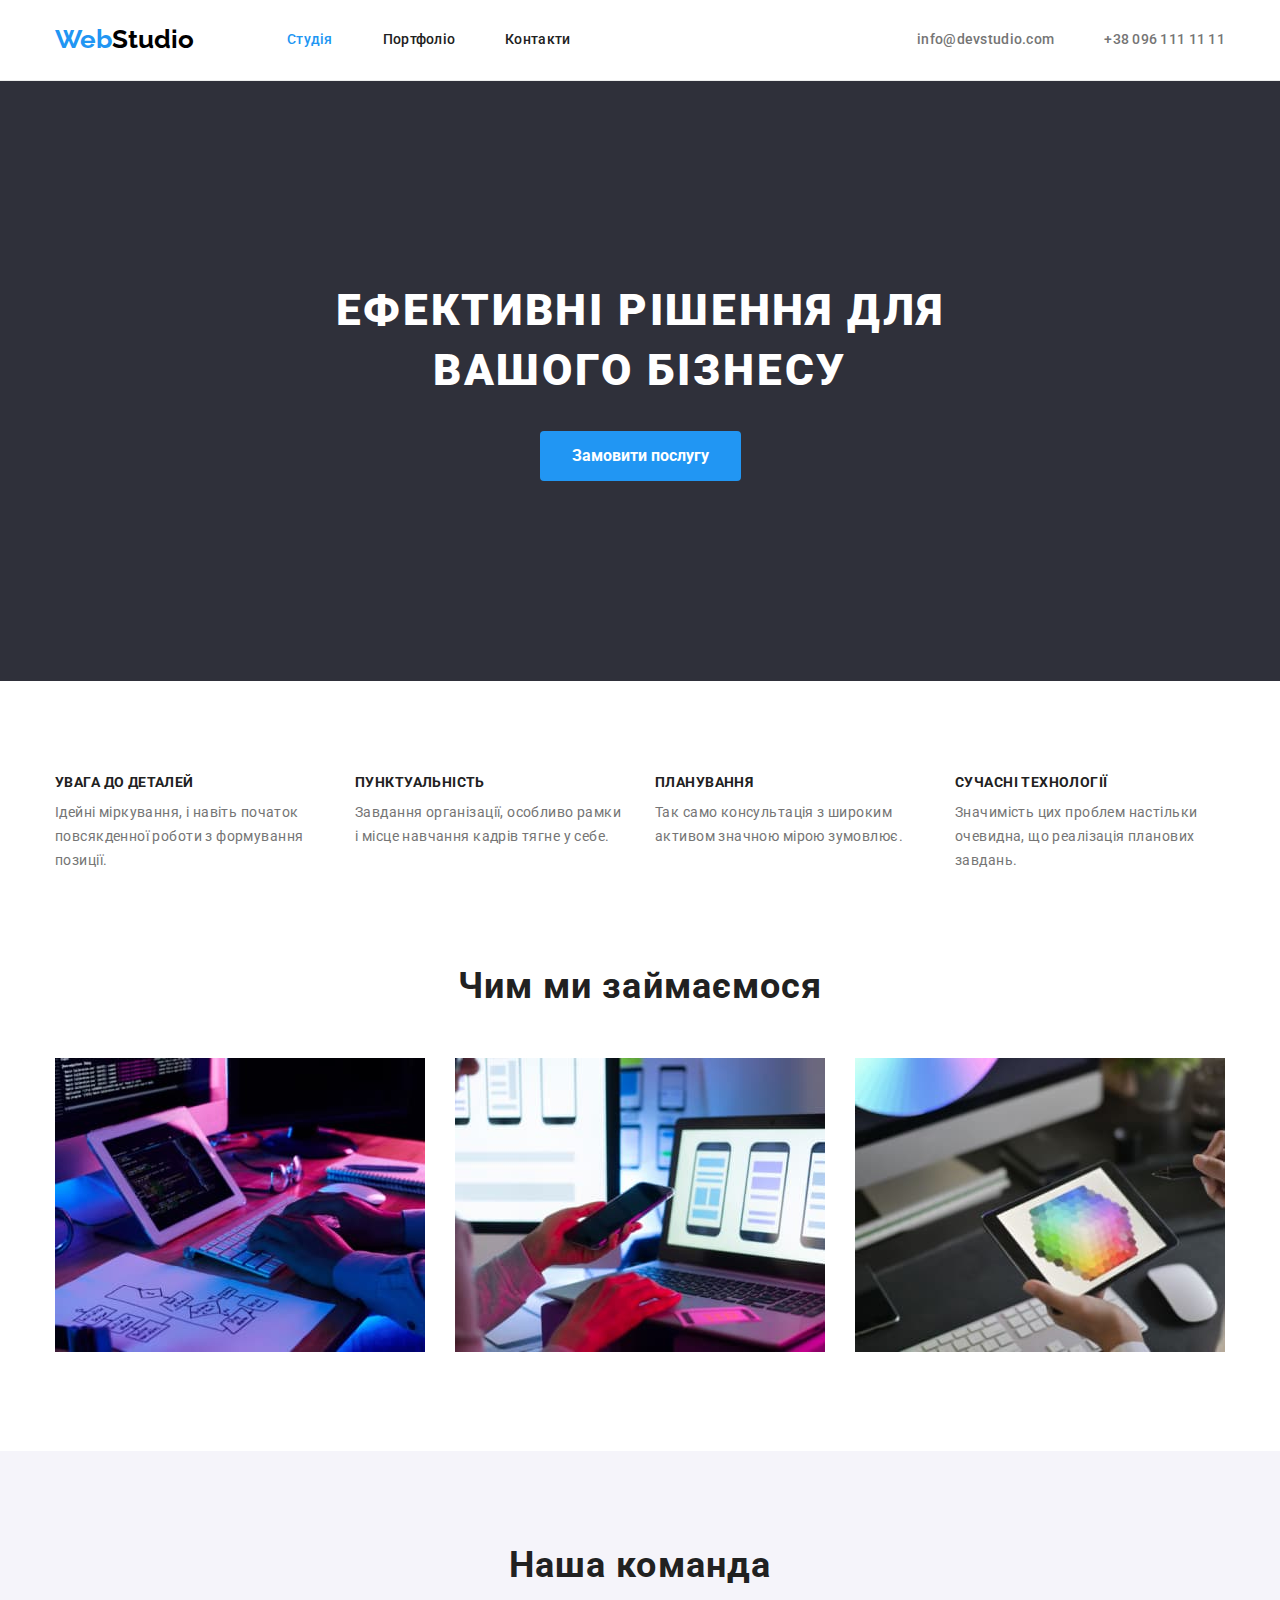
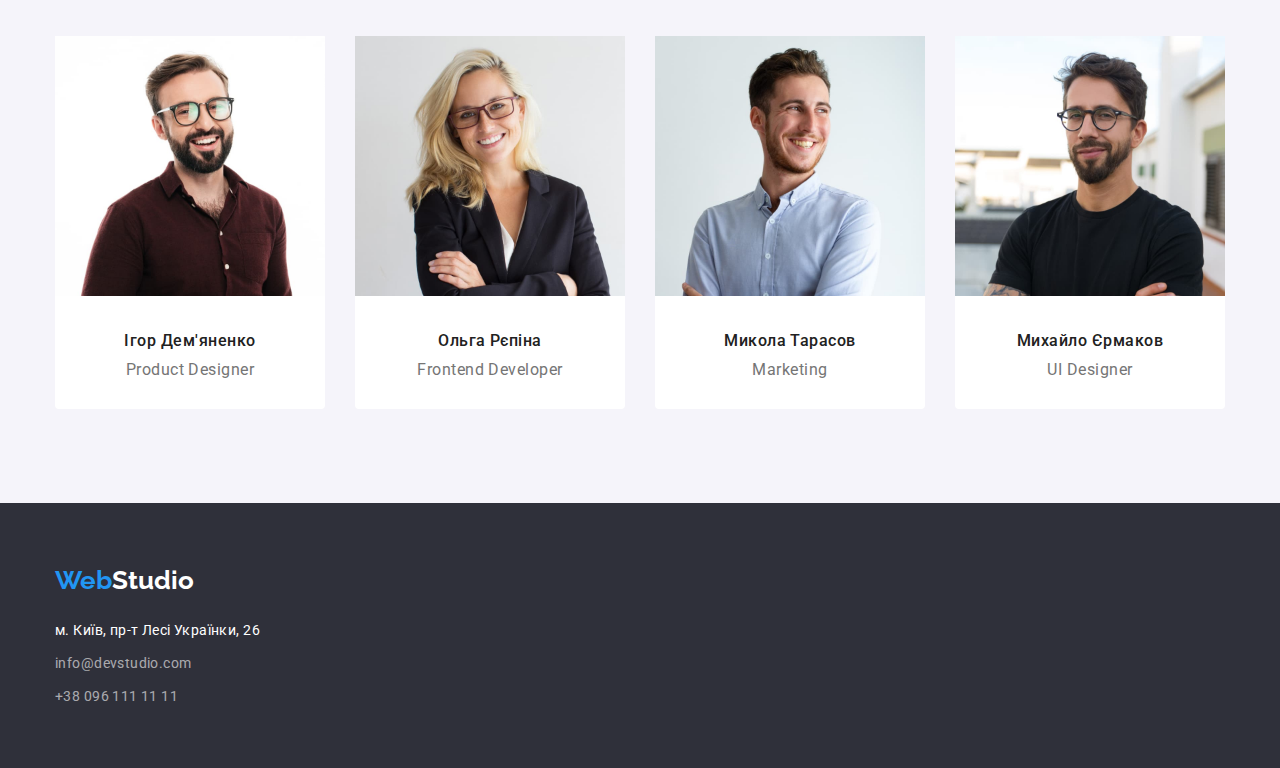
<file: index.html>
<!DOCTYPE html>
<html lang="uk">
  <head>
    <meta charset="UTF-8" />
    <meta http-equiv="X-UA-Compatible" content="IE=edge" />
    <meta name="viewport" content="width=, initial-scale=1.0" />
    <title>WebStudio</title>
    <link
      href="https://fonts.googleapis.com/css2?family=Pacifico&family=Raleway:wght@700&family=Roboto:wght@400;500;700;900&display=swap"
      rel="stylesheet"
    />
    <link
      rel="stylesheet"
      href="https://cdnjs.cloudflare.com/ajax/libs/modern-normalize/1.1.0/modern-normalize.min.css"
    />
    <link rel="stylesheet" href="./css/styles.css" />
  </head>
  <body>
    <header class="header">
      <!-- Навигация -->
      <div class="header-container container">
        <nav class="nav-header">
          <a class="logo link" href="./index.html" lang="en"
            ><span>Web</span>Studio</a
          >

          <ul class="nav-site list">
            <li class="nav-items">
              <a class="link active" href="./index.html">Студія</a>
            </li>
            <li class="nav-items">
              <a class="link" href="./portfolio.html">Портфоліо</a>
            </li>
            <li class="nav-items">
              <a class="link" href="">Контакти</a>
            </li>
          </ul>
        </nav>
        <!-- Контактная информация -->
        <ul class="nav-contacts list">
          <li class="contacts-items">
            <a class="link" href="mailto:info@devstudio.com"
              >info@devstudio.com</a
            >
          </li>
          <li class="contacts-items">
            <a class="link" href="tel:+380961111111">+38 096 111 11 11</a>
          </li>
        </ul>
      </div>
    </header>

    <main>
      <!-- Блок Герой -->
      <section class="hero">
        <h1 class="hero-title">Ефективні рішення для<br />вашого бізнесу</h1>
        <button class="button" type="button">Замовити послугу</button>
      </section>
      <!-- Достоинства -->
      <section class="dignity-container section container">
        <h2 class="hide">Переваги</h2>
        <!-- потом скроется -->
        <ul class="dignity list">
          <li class="dignity-items">
            <h3 class="dignity-title">УВАГА ДО ДЕТАЛЕЙ</h3>
            <p class="dignity-text">
              Ідейні міркування, і навіть початок повсякденної роботи з
              формування позиції.
            </p>
          </li>
          <li class="dignity-items">
            <h3 class="dignity-title">ПУНКТУАЛЬНІСТЬ</h3>
            <p class="dignity-text">
              Завдання організації, особливо рамки і місце навчання кадрів тягне
              у себе.
            </p>
          </li>
          <li class="dignity-items">
            <h3 class="dignity-title">ПЛАНУВАННЯ</h3>
            <p class="dignity-text">
              Так само консультація з широким активом значною мірою зумовлює.
            </p>
          </li>
          <li class="dignity-items">
            <h3 class="dignity-title">СУЧАСНІ ТЕХНОЛОГІЇ</h3>
            <p class="dignity-text">
              Значимість цих проблем настільки очевидна, що реалізація планових
              завдань.
            </p>
          </li>
        </ul>
      </section>
      <!-- Наша работа -->
      <section class="ourwork-container container">
        <h2 class="title">Чим ми займаємося</h2>
        <ul class="ourwork-list list">
          <li class="ourwork-items">
            <img
              src="./images/metier_1.jpg"
              alt="процес планування"
              width="370"
              height="294"
            />
          </li>
          <li class="ourwork-items">
            <img
              src="./images/metier_2.jpg"
              alt="процес створеня макету"
              width="370"
              height="294"
            />
          </li>
          <li class="ourwork-items">
            <img
              src="./images/metier_3.jpg"
              alt="процес графічного оформлення"
              width="370"
              height="294"
            />
          </li>
        </ul>
      </section>
      <!-- Наша команда -->
      <section class="ourteam section">
        <div class="ourteam-container container">
          <h2 class="ourteam-title title">Наша команда</h2>

          <ul class="ourteam-list list">
            <li class="team-items">
              <img
                src="./images/product_designer.jpg"
                alt="усміхнений молодий чоловік в окулярах с бородою"
                width="270"
                height="260"
              />
              <div class="team-about">
                <h3 class="team-name">Ігор Дем'яненко</h3>
                <p class="team-profession" lang="en">Product Designer</p>
              </div>
            </li>
            <li class="team-items">
              <img
                src="./images/frontend_developer.jpg"
                alt="усміхнена молода дівчина в окулярах"
                width="270"
                height="260"
              />
              <div class="team-about">
                <h3 class="team-name">Ольга Рєпіна</h3>
                <p class="team-profession" lang="en">Frontend Developer</p>
              </div>
            </li>
            <li class="team-items">
              <img
                src="./images/marketing.jpg"
                alt="усміхнений молодий чоловік"
                width="270"
                height="260"
              />
              <div class="team-about">
                <h3 class="team-name">Микола Тарасов</h3>
                <p class="team-profession" lang="en">Marketing</p>
              </div>
            </li>
            <li class="team-items">
              <img
                src="./images/ui_designer.jpg"
                alt="усміхнений молодий чоловік в окулярах с бородою"
                width="270"
                height="260"
              />
              <div class="team-about">
                <h3 class="team-name">Михайло Єрмаков</h3>
                <p class="team-profession" lang="en">UI Designer</p>
              </div>
            </li>
          </ul>
        </div>
      </section>
    </main>

    <footer class="footer">
      <div class="footer-container container">
        <!-- logo -->
        <a class="logo link" href="./index.html" lang="en"
          ><span>Web</span>Studio</a
        >
        <!-- Как найти -->
        <address class="footer-address address">
          <ul class="address-list list">
            <li class="address-items">
              <a
                class="link"
                target="_blank"
                rel="noreferrer noopener"
                href="https://goo.gl/maps/oZcnaYU12z9c5pJu7"
                >м. Київ, пр-т Лесі Українки, 26</a
              >
            </li>

            <li class="address-items">
              <a class="address-contact link" href="mailto:info@devstudio.com"
                >info@devstudio.com</a
              >
            </li>

            <li class="address-items">
              <a class="address-contact link" href="tel:+380961111111"
                >+38 096 111 11 11</a
              >
            </li>
          </ul>
        </address>
      </div>
    </footer>
  </body>
</html>
</file>
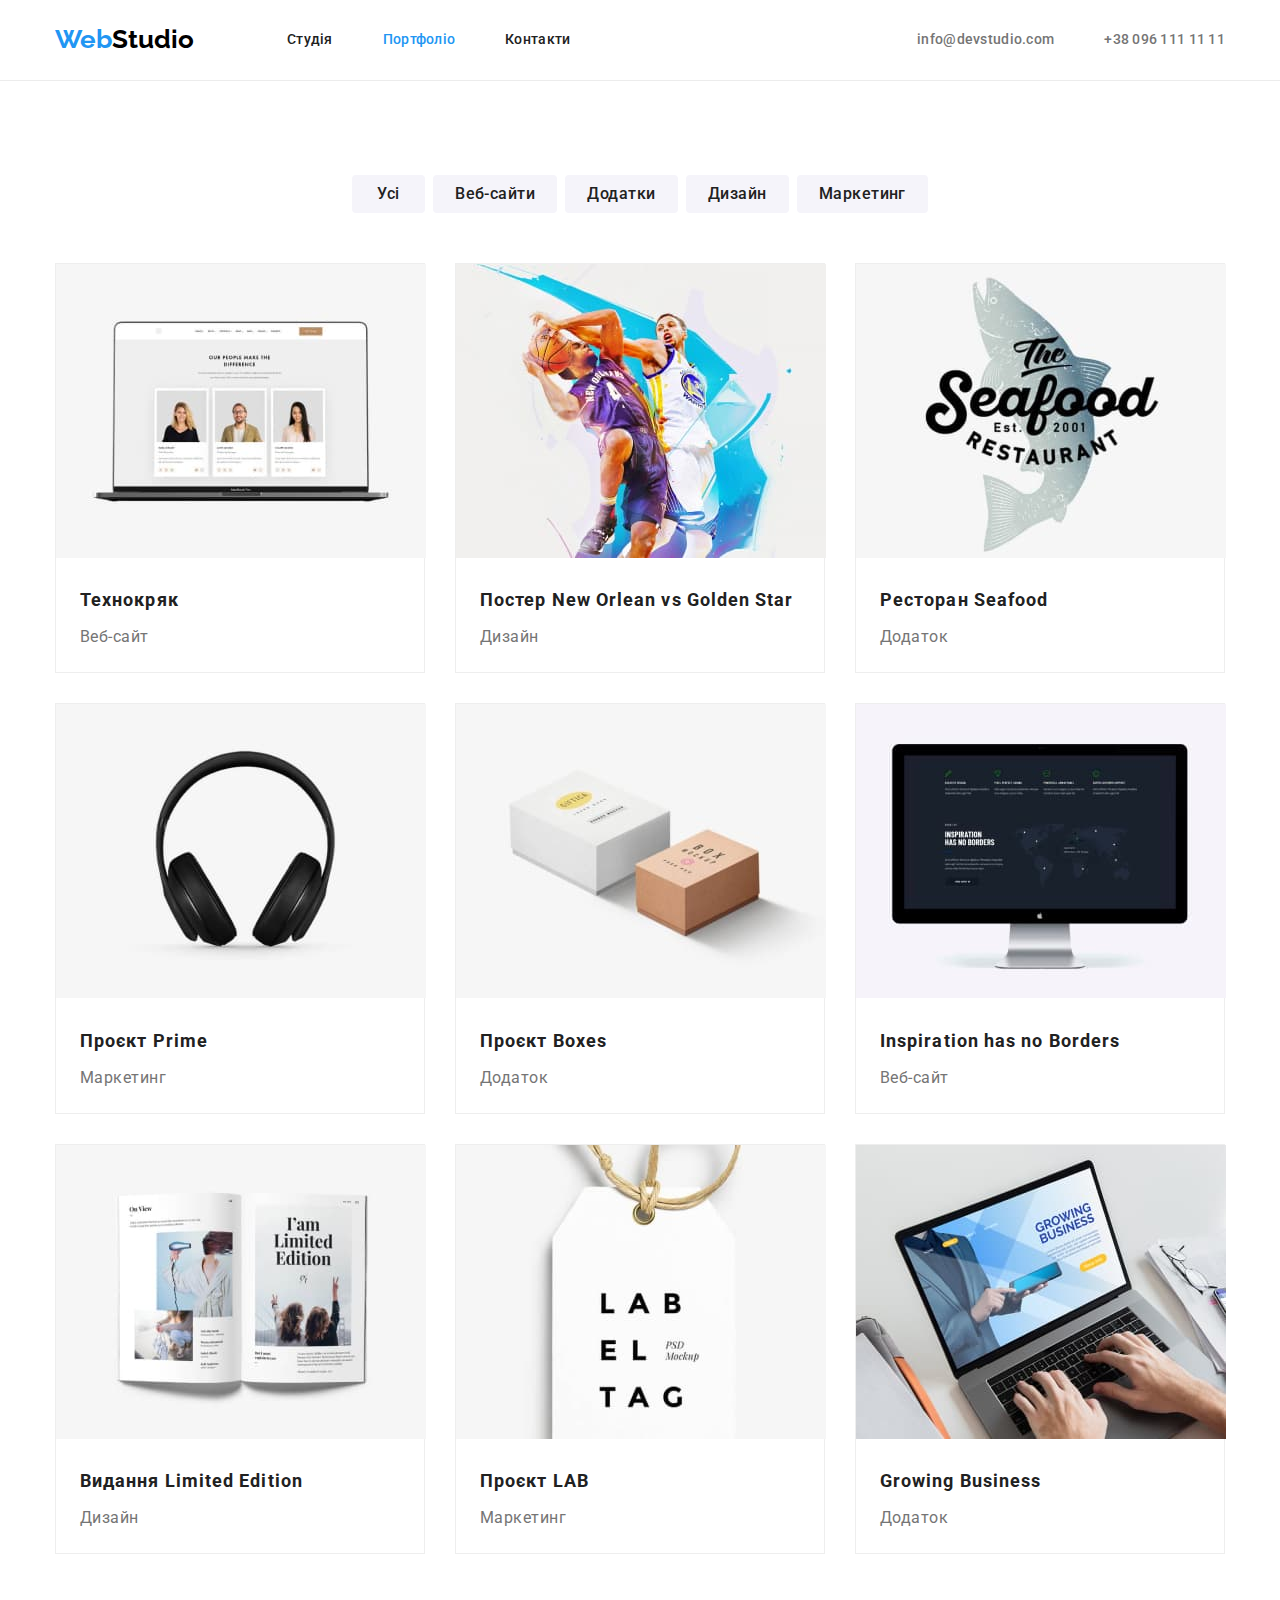
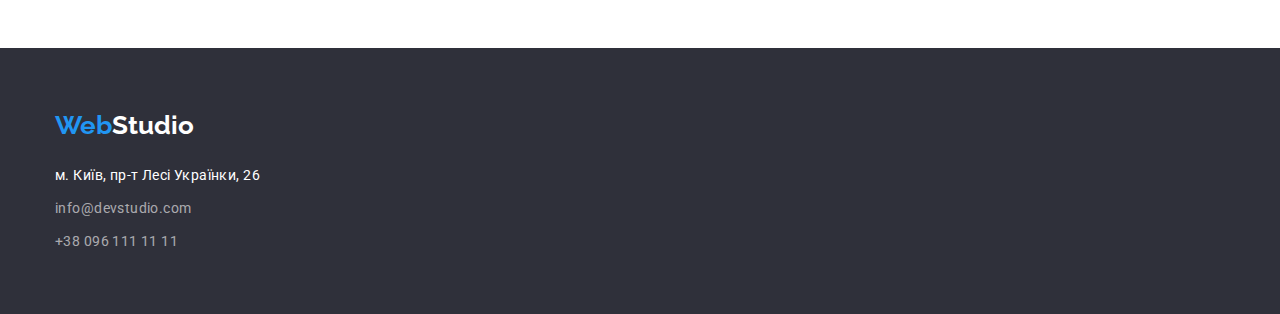
<file: portfolio.html>
<!DOCTYPE html>
<html lang="uk">
  <head>
    <meta charset="UTF-8" />
    <meta http-equiv="X-UA-Compatible" content="IE=edge" />
    <meta name="viewport" content="width=, initial-scale=1.0" />
    <title>WebStudio</title>
    <link
      href="https://fonts.googleapis.com/css2?family=Pacifico&family=Raleway:wght@700&family=Roboto:wght@400;500;700;900&display=swap"
      rel="stylesheet"
    />
    <link rel="stylesheet" href="https://cdnjs.cloudflare.com/ajax/libs/modern-normalize/1.1.0/modern-normalize.min.css">
    <link rel="stylesheet" href="./css/styles.css" />
  </head>
  <body>
    <header class="header">
      <!-- Навигация -->
      <div class="header-container container">
        <nav class="nav-header">
          <a class="logo link" href="./index.html" lang="en"
            ><span>Web</span>Studio</a
          >

          <ul class="nav-site list">
            <li class="nav-items">
              <a class="link" href="./index.html">Студія</a>
            </li>
            <li class="nav-items">
              <a class="link active" href="./portfolio.html">Портфоліо</a>
            </li>
            <li class="nav-items">
              <a class="link" href="">Контакти</a>
            </li>
          </ul>
        </nav>
        <!-- Контактная информация -->
        <ul class="nav-contacts list">
          <li class="contacts-items">
            <a class="link" href="mailto:info@devstudio.com"
              >info@devstudio.com</a
            >
          </li>
          <li class="contacts-items">
            <a class="link" href="tel:+380961111111">+38 096 111 11 11</a>
          </li>
        </ul>
      </div>
    </header>

    <main>
      <!-- галерея портфолио -->
      <section class="portfolio-container section container">
        <h1 class="hide">Портфоліо</h1>
        <!-- фильтр портфолио -->
        <ul class="filter-list list">
          <li class="filter-items">
            <button class="filter-button" type="button">Усі</button>
          </li>
          <li class="filter-items">
            <button class="filter-button" type="button">Веб-сайти</button>
          </li>
          <li class="filter-items">
            <button class="filter-button" type="button">Додатки</button>
          </li>
          <li class="filter-items">
            <button class="filter-button" type="button">Дизайн</button>
          </li>
          <li class="filter-items">
            <button class="filter-button" type="button">Маркетинг</button>
          </li>
        </ul>
        <!-- список примера работ -->
        <ul class="portfolio-list list">
          <li class="portfolio-items">
            <a class="portfolio-element link" href="">
              <img
                src="./images/tehno.jpg"
                alt="комп'ютер з відчиненнім сайтом компанії"
                width="370"
                height="294"
              />
              <div class="portfolio-about">
                <h2 class="portfolio-titel">Технокряк</h2>
                <p class="portfolio-text">Веб-сайт</p>
              </div>
            </a>
          </li>

          <li class="portfolio-items">
            <a class="portfolio-element link" href="">
              <img
                src="./images/new-orlean.jpg"
                alt="два баскетболіста грають з м'ячем"
                width="370"
                height="294"
              />
              <div class="portfolio-about">
                <h2 class="portfolio-titel">
                  Постер New Orlean vs Golden Star
                </h2>
                <p class="portfolio-text">Дизайн</p>
              </div>
            </a>
          </li>

          <li class="portfolio-items">
            <a class="portfolio-element link" href="">
              <img
                src="./images/see-food.jpg"
                alt="логотип компанії у вигляді рибини"
                width="370"
                height="294"
              />
              <div class="portfolio-about">
                <h2 class="portfolio-titel">Ресторан Seafood</h2>
                <p class="portfolio-text">Додаток</p>
              </div>
            </a>
          </li>

          <li class="portfolio-items">
            <a class="portfolio-element link" href="">
              <img
                src="./images/prime.jpg"
                alt="навушники"
                width="370"
                height="294"
              />
              <div class="portfolio-about">
                <h2 class="portfolio-titel">Проєкт Prime</h2>
                <p class="portfolio-text">Маркетинг</p>
              </div>
            </a>
          </li>

          <li class="portfolio-items">
            <a class="portfolio-element link" href="">
              <img
                src="./images/boxes.jpg"
                alt="дві коробки"
                width="370"
                height="294"
              />
              <div class="portfolio-about">
                <h2 class="portfolio-titel">Проєкт Boxes</h2>
                <p class="portfolio-text">Додаток</p>
              </div>
            </a>
          </li>

          <li class="portfolio-items">
            <a class="portfolio-element link" href="">
              <img
                src="./images/inspiration.jpg"
                alt="комп'ютер з відчиненим сайтом"
                width="370"
                height="294"
              />
              <div class="portfolio-about">
                <h2 class="portfolio-titel" lang="en">
                  Inspiration has no Borders
                </h2>
                <p class="portfolio-text">Веб-сайт</p>
              </div>
            </a>
          </li>

          <li class="portfolio-items">
            <a class="link" href="">
              <img
                src="./images/limit-edition.jpg"
                alt="книга"
                width="370"
                height="294"
              />
              <div class="portfolio-about">
                <h2 class="portfolio-titel">Видання Limited Edition</h2>
                <p class="portfolio-text">Дизайн</p>
              </div>
            </a>
          </li>

          <li class="portfolio-items">
            <a class="portfolio-element link" href="">
              <img
                src="./images/lab.jpg"
                alt="бирка"
                width="370"
                height="294"
              />
              <div class="portfolio-about">
                <h2 class="portfolio-titel">Проєкт LAB</h2>
                <p class="portfolio-text">Маркетинг</p>
              </div>
            </a>
          </li>

          <li class="portfolio-items">
            <a class="portfolio-element link" href="">
              <img
                src="./images/growing-business.jpg"
                alt="комп'ютер з відчиненим сайтом"
                width="370"
                height="294"
              />
              <div class="portfolio-about">
                <h2 class="portfolio-titel" lang="en">Growing Business</h2>
                <p class="portfolio-text">Додаток</p>
              </div>
            </a>
          </li>
        </ul>
      </section>
    </main>

    <footer class="footer">
      <div class="footer-container container">
        <!-- logo -->
        <a class="logo link" href="./index.html" lang="en"
          ><span>Web</span>Studio</a
        >
        <!-- Как найти -->
        <address class="footer-address address">
          <ul class="address-list list">
            <li class="address-items">
              <a
                class="link"
                target="_blank"
                rel="noreferrer noopener"
                href="https://goo.gl/maps/oZcnaYU12z9c5pJu7"
                >м. Київ, пр-т Лесі Українки, 26</a
              >
            </li>

            <li class="address-items">
              <a class="address-contact link" href="mailto:info@devstudio.com"
                >info@devstudio.com</a
              >
            </li>

            <li class="address-items">
              <a class="address-contact link" href="tel:+380961111111"
                >+38 096 111 11 11</a
              >
            </li>
          </ul>
        </address>
      </div>
    </footer>
  </body>
</html>
</file>
<file: css/styles.css>
/* Шрифты
font-family: 'Pacifico', cursive;
font-family: 'Raleway', sans-serif;
font-family: 'Roboto', sans-serif;
 */
:root {
    --brend-color: #2196F3;
    --white-color: #ffffff;
    --text-title-color: #212121;
    --text-main-color: #757575;
    --background-main-color: #F5F5F5;
    --background-secondary-color: #F5F4FA;
    --background-footer-color: #2F303A;
    --footer-text-color: #FFFFFF;
}
*,
*::before,
*::after {
    box-sizing: border-box;
}
body {
    background-color: var(--white-color);
    color: var(--text-main-color);

    font-family: 'Roboto', sans-serif;
}
ul {
    margin: 0;
    padding: 0;
}
h1,
h2,
h3,
h4,
h5,
h6 {
    margin: 0;
}
p {
    margin: 0;
}
.list {
    list-style: none;
}
.link {
    text-decoration: none;
    color: inherit;
}
.hide {
    position: absolute;
    width: 1px;
    height: 1px;
    margin: -1px;
    padding: 0;
    overflow: hidden;
    border: 0;
    clip: rect(0 0 0 0);
}
.button {
    padding: 10px 32px;
    color: #ffffff;
    background-color: var(--brend-color);
    border-radius: 4px;
    border: none;

    font-family: 'Roboto';
    font-weight: 700;
    font-size: 16px;
    line-height: 1.88;

}
.button:hover,
.button:focus {
    color: var(--brend-color);
    background-color: #ffffff;
}
.title {
    color: var(--text-title-color);
    font-family: 'Roboto', sans-serif;
    font-weight: 700;
    font-size: 36px;
    line-height: 1.16;
    text-align: center;
    letter-spacing: 0.03em;
}
.address {
    font-style: normal;
    
}
.container {
    width: 1200px;
    margin: 0 auto;
    padding-left: 15px;
    padding-right: 15px;
}
.section {
    padding-top: 94px;
    padding-bottom: 94px;
}

/* --Индивидуальные классы-- */

/* -header- */
.header {
    border-bottom: 1px solid #ECECEC;

}
.header-container {
    display: flex;
    align-items: center;
}
/* logo */
.logo {
    color: #000000;

    font-family: 'Raleway', sans-serif;
    font-weight: 700;
    font-size: 26px;
    line-height: 1.38;
}
.logo span {
    color: var(--brend-color);
}

/* Навигация сайта и контакты*/
header {
    background-color: #FFFFFF;
    line-height: 1.14;
    
}
.nav-header {
    display: flex;
    align-items: center;
}
.nav-site {
    display: flex;
    align-items: center;
    margin-left: 93px;
}
.nav-items > .link,
.contacts-items > .link {
    display: block;
    padding-top: 32px;
    padding-bottom: 32px;
}
.nav-items + .nav-items{
    margin-left: 50px;
}
.nav-site .link,
.nav-contacts .link {
    color: var(--text-title-color);

    font-weight: 500;
    font-size: 14px;
    letter-spacing: 0.02em;
}
.nav-site .link:hover,
.nav-site .link:focus,
.nav-contacts .link:hover,
.nav-contacts .link:focus  {
    color: var(--brend-color);
}
.nav-contacts {
    display: flex;
    align-items: center;
    margin-left: auto;
}
.contacts-items + .contacts-items {
    margin-left: 50px;
}
.nav-contacts .link {
    color: var(--text-main-color)
}
.nav-site .active {
    color: var(--brend-color);
}

/* -main- */
/* Герой */
.hero {
    display: flex;
    flex-direction: column;
    justify-content: center;
    align-items: center;
    padding-top: 200px;
    padding-bottom: 200px;
    
    background-color: #2F303A;
}
.hero-title {
    margin-bottom: 30px;
    color: #ffffff;

    font-family: 'Roboto', sans-serif;
    font-weight: 900;
    font-size: 44px;
    line-height: 1.36;
    text-align: center;
    letter-spacing: 0.06em;
    text-transform: uppercase;
}
/* Достоинства */
.dignity.list {
    display: flex;
}
.dignity-items {
    width: calc((1170px - (30px*3))/4);
}
.dignity-items + .dignity-items {
    margin-left: 30px;
}
.dignity-title {
    margin-bottom: 10px;

    color: var(--text-title-color);
    font-weight: 700;
    font-size: 14px;
    line-height: 1.14;
    letter-spacing: 0.03em;
    text-transform: uppercase;
}
.dignity-text {
    font-size: 14px;
    line-height: 1.71;
    letter-spacing: 0.03em;
}
/* Наша работа */
.ourwork-container {
    padding-bottom: 94px;
}
.ourwork-container > .title {
    margin-bottom: 50px;
}
.ourwork-list {
    display: flex;
    justify-content: space-between;
}
/* Наша команда */
.ourteam {
    background-color: var(--background-secondary-color);
}
.ourteam-title {
    margin-bottom: 50px;
}
.ourteam-list {
    display: flex;
    justify-content: space-between;
}
.team-items {
    background-color: var(--white-color);
    border-radius: 0px 0px 4px 4px;
}
.team-about {
    padding-top: 30px;
    padding-bottom: 30px;
}
.team-name {
    color: var(--text-title-color);
    font-weight: 500;
    font-size: 16px;
    line-height: 1.19;
    text-align: center;
    letter-spacing: 0.03em;
}
.team-profession {
    margin-top: 10px;

    font-size: 16px;
    line-height: 1.19;
    text-align: center;
    letter-spacing: 0.03em;
}

/* -footer- */
.footer {
    color: var(--footer-text-color);
    background-color: var(--background-footer-color);
}
.footer-container {
    padding-top: 60px;
    padding-bottom: 60px;
}
.footer .logo {
    color: var(--footer-text-color);
}
.footer-address {
    margin-top: 20px;
}
.address-items + .address-items {
    margin-top: 9px;
}
.address-list {
    font-family: 'Roboto', sans-serif;
    font-size: 14px;
    line-height: 1.71;
    letter-spacing: 0.03em;
}
.address-contact {
    color: rgba(255, 255, 255, 0.6);
}

/* -- Портфолио html -- */

/* фильтр портфолио */
.filter-list {
    display: flex;
    justify-content: center;
    margin-bottom: 50px;
}
.filter-button {
    min-width: 73px;
    padding-top: 6px;
    padding-right: 22px;
    padding-bottom: 6px;
    padding-left: 22px;
    border: none;
    border-radius: 4px;

    color: var(--text-title-color);
    background-color: var(--background-secondary-color);

    font-family: 'Roboto', sans-serif;
    font-weight: 500;
    font-size: 16px;
    line-height: 1.62;
    text-align: center;
    letter-spacing: 0.03em;
}
.filter-items + .filter-items {
    margin-left: 8px;
}
.filter-button:hover,
.filter-button:focus {
    color: var(--white-color);
    background-color: var(--brend-color);
}
/* список примера работ */
.portfolio-list {
    display: flex;
    flex-wrap: wrap;
    margin: -15px;
}
.portfolio-items {
    width: calc((1170px - (30px*2))/3);
    margin: 15px;
    border: 1px solid #EEEEEE;
}
.portfolio-about {
    padding: 20px 24px;
}
.portfolio-titel {
    color: var(--text-title-color);
    font-weight: 700;
    font-size: 18px;
    line-height: 2;
    letter-spacing: 0.06em;
}
.portfolio-text {
    margin-top: 4px;

    font-size: 16px;
    line-height: 1.88;
    letter-spacing: 0.03em;
}
</file>
